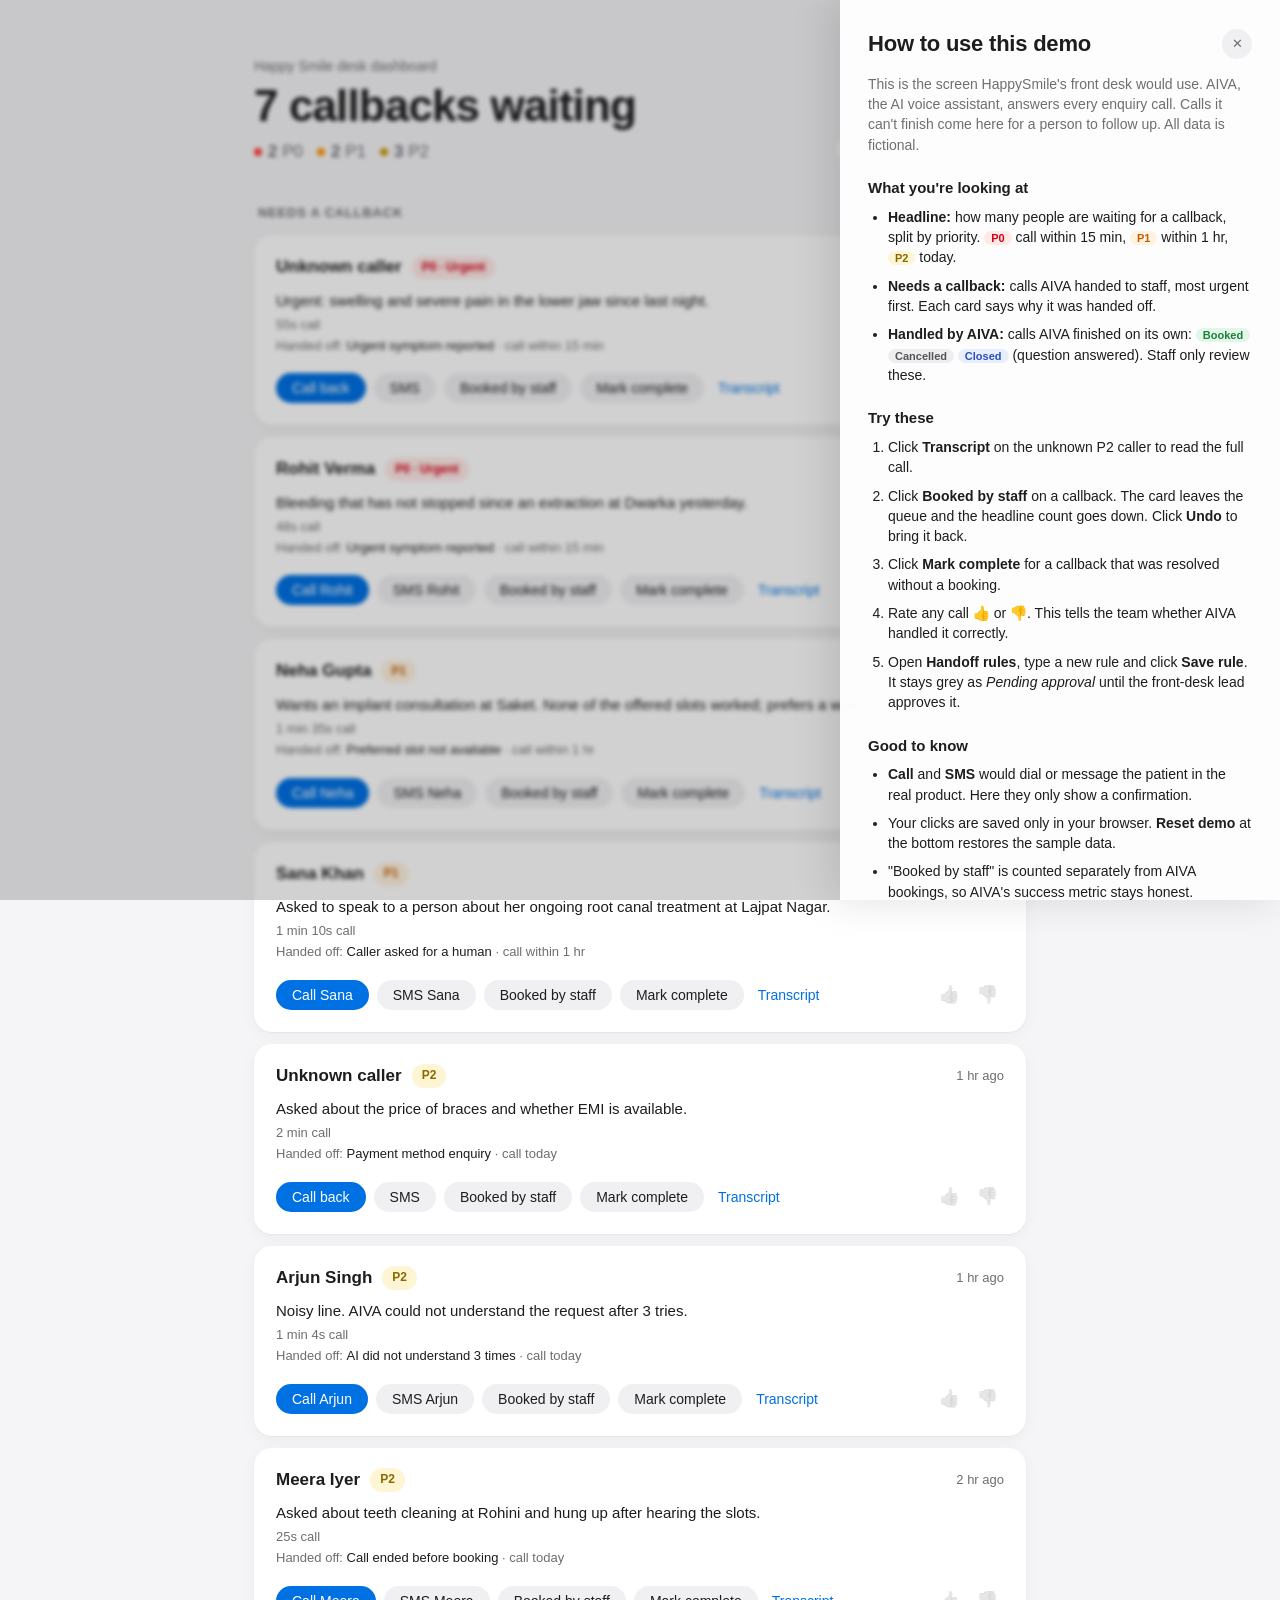
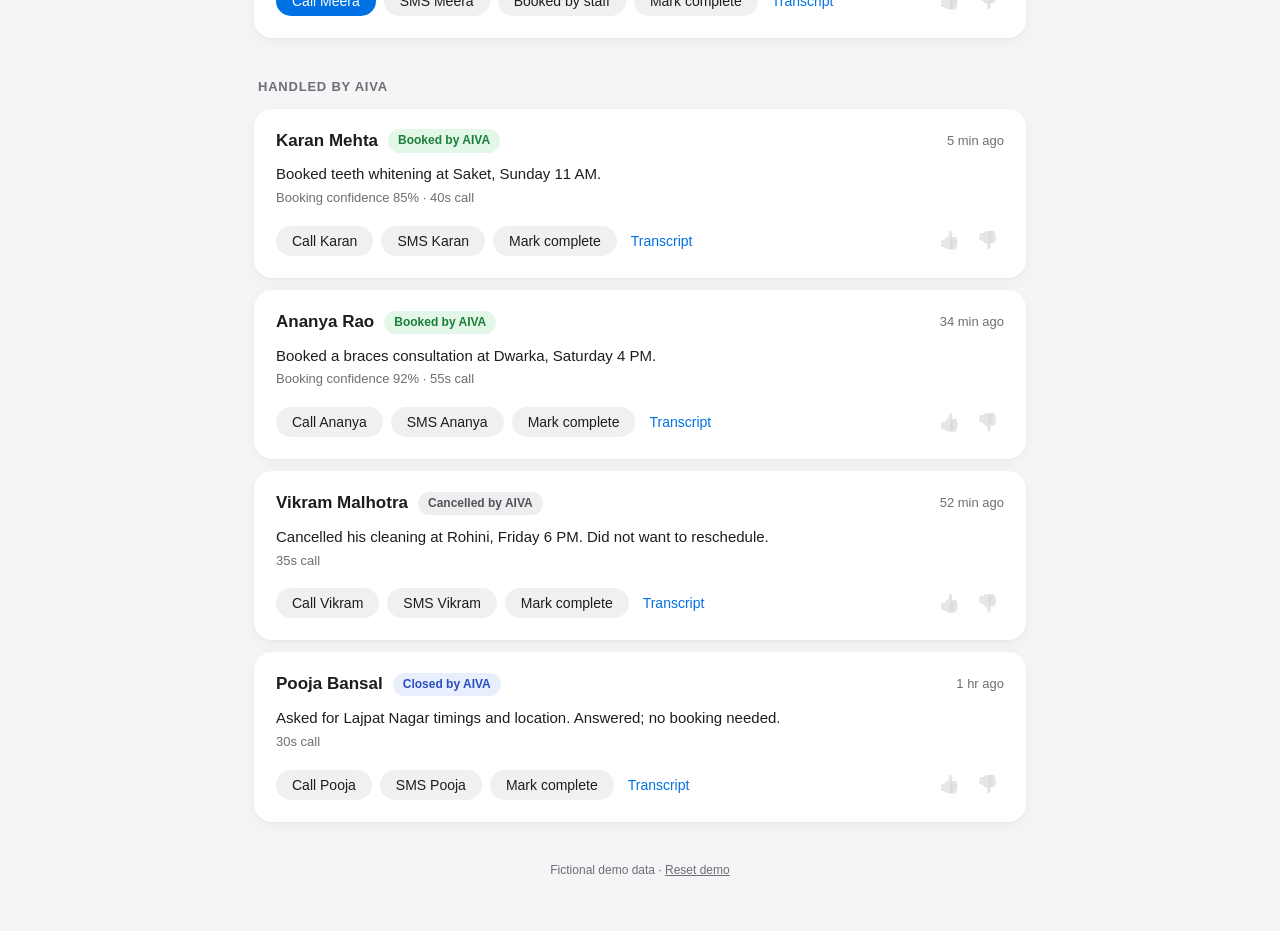
<file: index.html>
<!doctype html>
<html lang="en">
<head>
<meta charset="utf-8">
<meta name="viewport" content="width=device-width, initial-scale=1">
<title>Happy Smile desk dashboard</title>
<link rel="icon" href="data:,">
<link rel="stylesheet" href="desk.css">
</head>
<body>
<main>
  <header class="hero">
    <div>
      <p class="eyebrow">Happy Smile desk dashboard</p>
      <h1 id="headline">7 callbacks waiting</h1>
      <p id="split" class="split"></p>
    </div>
    <div class="hero-btns">
      <button id="openGuide" class="btn ghost">Guide</button>
      <button id="openRules" class="btn ghost">Handoff rules</button>
    </div>
  </header>

  <section>
    <h2>Needs a callback</h2>
    <div id="queue" class="list"></div>
  </section>

  <section>
    <h2>Handled by AIVA</h2>
    <div id="handled" class="list"></div>
  </section>

  <p class="foot">Fictional demo data · <a href="#" id="reset">Reset demo</a></p>
</main>

<div id="scrim" class="scrim" hidden></div>
<aside id="rules" class="sheet" hidden aria-label="Handoff rules">
  <div class="sheet-head">
    <h2>Handoff rules</h2>
    <button id="closeRules" class="icon" aria-label="Close">✕</button>
  </div>
  <p class="muted">AIVA hands a call to the front desk when any rule matches. New rules go live after the front-desk lead approves them.</p>
  <ul id="ruleList" class="rules"></ul>
  <form id="ruleForm" class="add">
    <label for="ruleText">Add a rule</label>
    <input id="ruleText" placeholder="e.g. Caller asks about insurance" autocomplete="off" required>
    <div class="row">
      <select id="rulePri" aria-label="Priority">
        <option value="P0">P0 · call within 15 min</option>
        <option value="P1" selected>P1 · call within 1 hr</option>
        <option value="P2">P2 · call today</option>
      </select>
      <button class="btn primary" type="submit">Save rule</button>
    </div>
  </form>
</aside>

<aside id="guide" class="sheet guide" hidden aria-label="Guide">
  <div class="sheet-head">
    <h2>How to use this demo</h2>
    <button class="icon" data-close aria-label="Close">✕</button>
  </div>
  <p class="muted">This is the screen HappySmile's front desk would use. AIVA, the AI voice assistant, answers every enquiry call. Calls it can't finish come here for a person to follow up. All data is fictional.</p>

  <h3>What you're looking at</h3>
  <ul>
    <li><b>Headline:</b> how many people are waiting for a callback, split by priority. <span class="tag t-P0">P0</span> call within 15 min, <span class="tag t-P1">P1</span> within 1 hr, <span class="tag t-P2">P2</span> today.</li>
    <li><b>Needs a callback:</b> calls AIVA handed to staff, most urgent first. Each card says why it was handed off.</li>
    <li><b>Handled by AIVA:</b> calls AIVA finished on its own: <span class="tag t-booked">Booked</span> <span class="tag t-cancelled">Cancelled</span> <span class="tag t-closed">Closed</span> (question answered). Staff only review these.</li>
  </ul>

  <h3>Try these</h3>
  <ol>
    <li>Click <b>Transcript</b> on the unknown P2 caller to read the full call.</li>
    <li>Click <b>Booked by staff</b> on a callback. The card leaves the queue and the headline count goes down. Click <b>Undo</b> to bring it back.</li>
    <li>Click <b>Mark complete</b> for a callback that was resolved without a booking.</li>
    <li>Rate any call 👍 or 👎. This tells the team whether AIVA handled it correctly.</li>
    <li>Open <b>Handoff rules</b>, type a new rule and click <b>Save rule</b>. It stays grey as <i>Pending approval</i> until the front-desk lead approves it.</li>
  </ol>

  <h3>Good to know</h3>
  <ul>
    <li><b>Call</b> and <b>SMS</b> would dial or message the patient in the real product. Here they only show a confirmation.</li>
    <li>Your clicks are saved only in your browser. <b>Reset demo</b> at the bottom restores the sample data.</li>
    <li>"Booked by staff" is counted separately from AIVA bookings, so AIVA's success metric stays honest.</li>
  </ul>
  <button class="btn primary wide" data-close>Got it</button>
</aside>
<div id="toast" class="toast" hidden><span id="toastMsg"></span><button id="undo">Undo</button></div>
<script src="desk.js"></script>
</body>
</html>
</file>
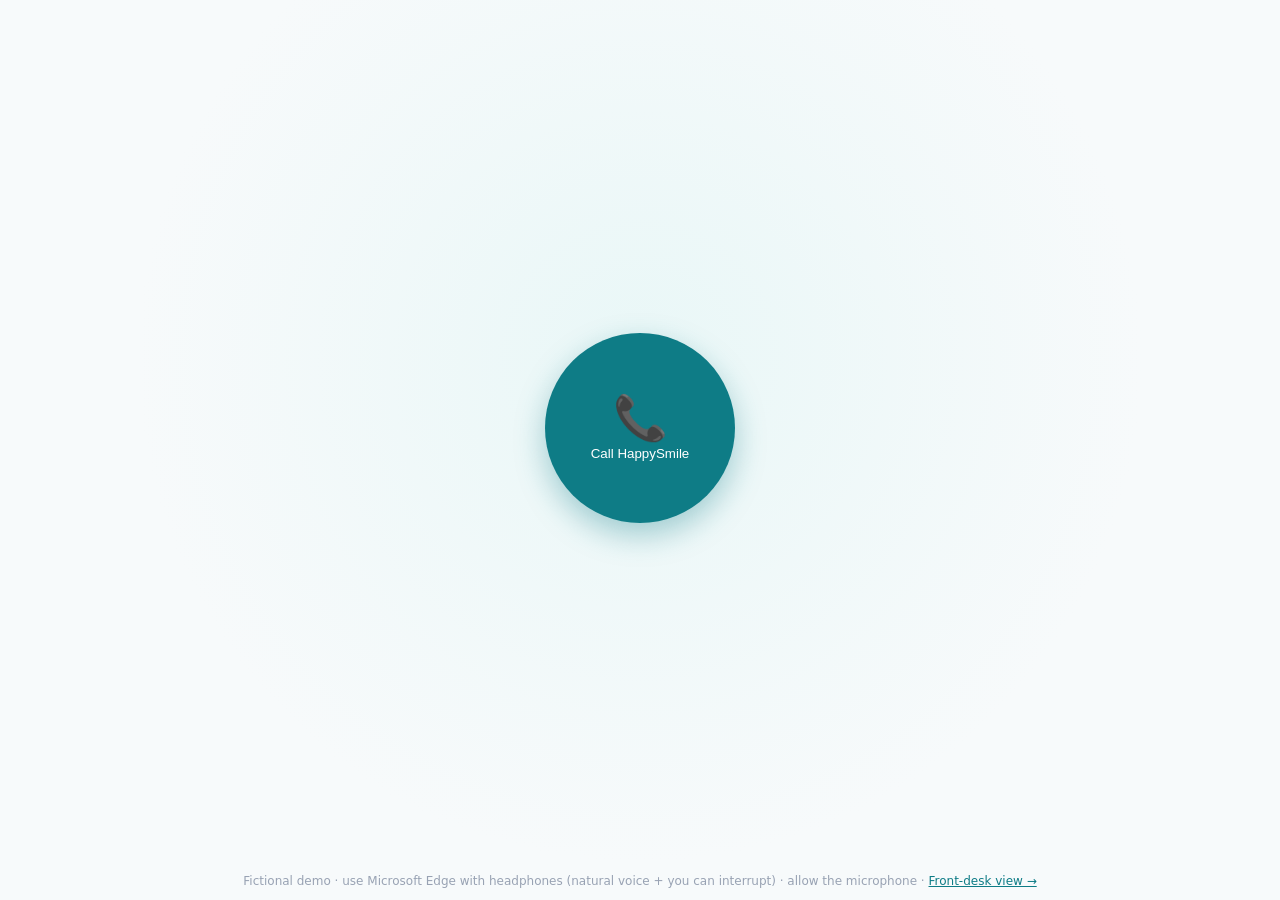
<file: call.html>
<!doctype html>
<html lang="en">
<head>
<meta charset="utf-8"><meta name="viewport" content="width=device-width,initial-scale=1">
<title>Call HappySmile</title>
<link rel="icon" href="data:,">
<style>
  *{box-sizing:border-box}[hidden]{display:none!important}
  html,body{height:100%;margin:0}
  body{font-family:Segoe UI,system-ui,-apple-system,Roboto,sans-serif;background:radial-gradient(circle at 50% 40%,#e9f7f7,#f7fafb 60%);color:#1d2939;
    display:flex;flex-direction:column;align-items:center;justify-content:center;gap:22px}
  #call{width:190px;height:190px;border-radius:50%;border:0;cursor:pointer;color:#fff;font:600 20px/1.3 inherit;
    background:#0e7c86;box-shadow:0 12px 30px rgba(14,124,134,.35);transition:background .2s,transform .1s;display:flex;flex-direction:column;align-items:center;justify-content:center;gap:6px}
  #call:active{transform:scale(.97)}
  #call .ic{font-size:44px;line-height:1}
  #call.live{background:#d92d20;box-shadow:0 12px 30px rgba(217,45,32,.35)}
  #call.speaking{animation:ring 1.6s ease-out infinite}
  #call.listening{animation:ringRed 1.6s ease-out infinite}
  @keyframes ring{0%{box-shadow:0 0 0 0 rgba(14,124,134,.45)}100%{box-shadow:0 0 0 34px rgba(14,124,134,0)}}
  @keyframes ringRed{0%{box-shadow:0 0 0 0 rgba(217,45,32,.4)}100%{box-shadow:0 0 0 34px rgba(217,45,32,0)}}
  #status{min-height:22px;font-size:15px;color:#475467;text-align:center;max-width:90vw}
  #typed{display:flex;gap:6px}#typed input{width:300px;max-width:70vw;padding:10px;border:1px solid #d0d5dd;border-radius:8px;font-size:15px}
  #typed button{padding:10px 14px;border:0;border-radius:8px;background:#0e7c86;color:#fff;font-weight:600;cursor:pointer}
  footer{position:fixed;bottom:12px;font-size:12px;color:#98a2b3;text-align:center;padding:0 12px}footer a{color:#0e7c86}
</style>
</head>
<body>
  <button id="call"><span class="ic">📞</span><span id="label">Call HappySmile</span></button>
  <div id="status"></div>
  <div id="typed" hidden><input id="txt" placeholder="Voice not available here. Type your reply"><button id="send">Send</button></div>
  <footer>Fictional demo · use Microsoft Edge with headphones (natural voice + you can interrupt) · allow the microphone · <a href="dashboard.html">Front-desk view →</a><br><span id="voiceName"></span></footer>
<script src="engine.js"></script>
<script src="store.js"></script>
<script src="app.js"></script>
</body>
</html>
</file>
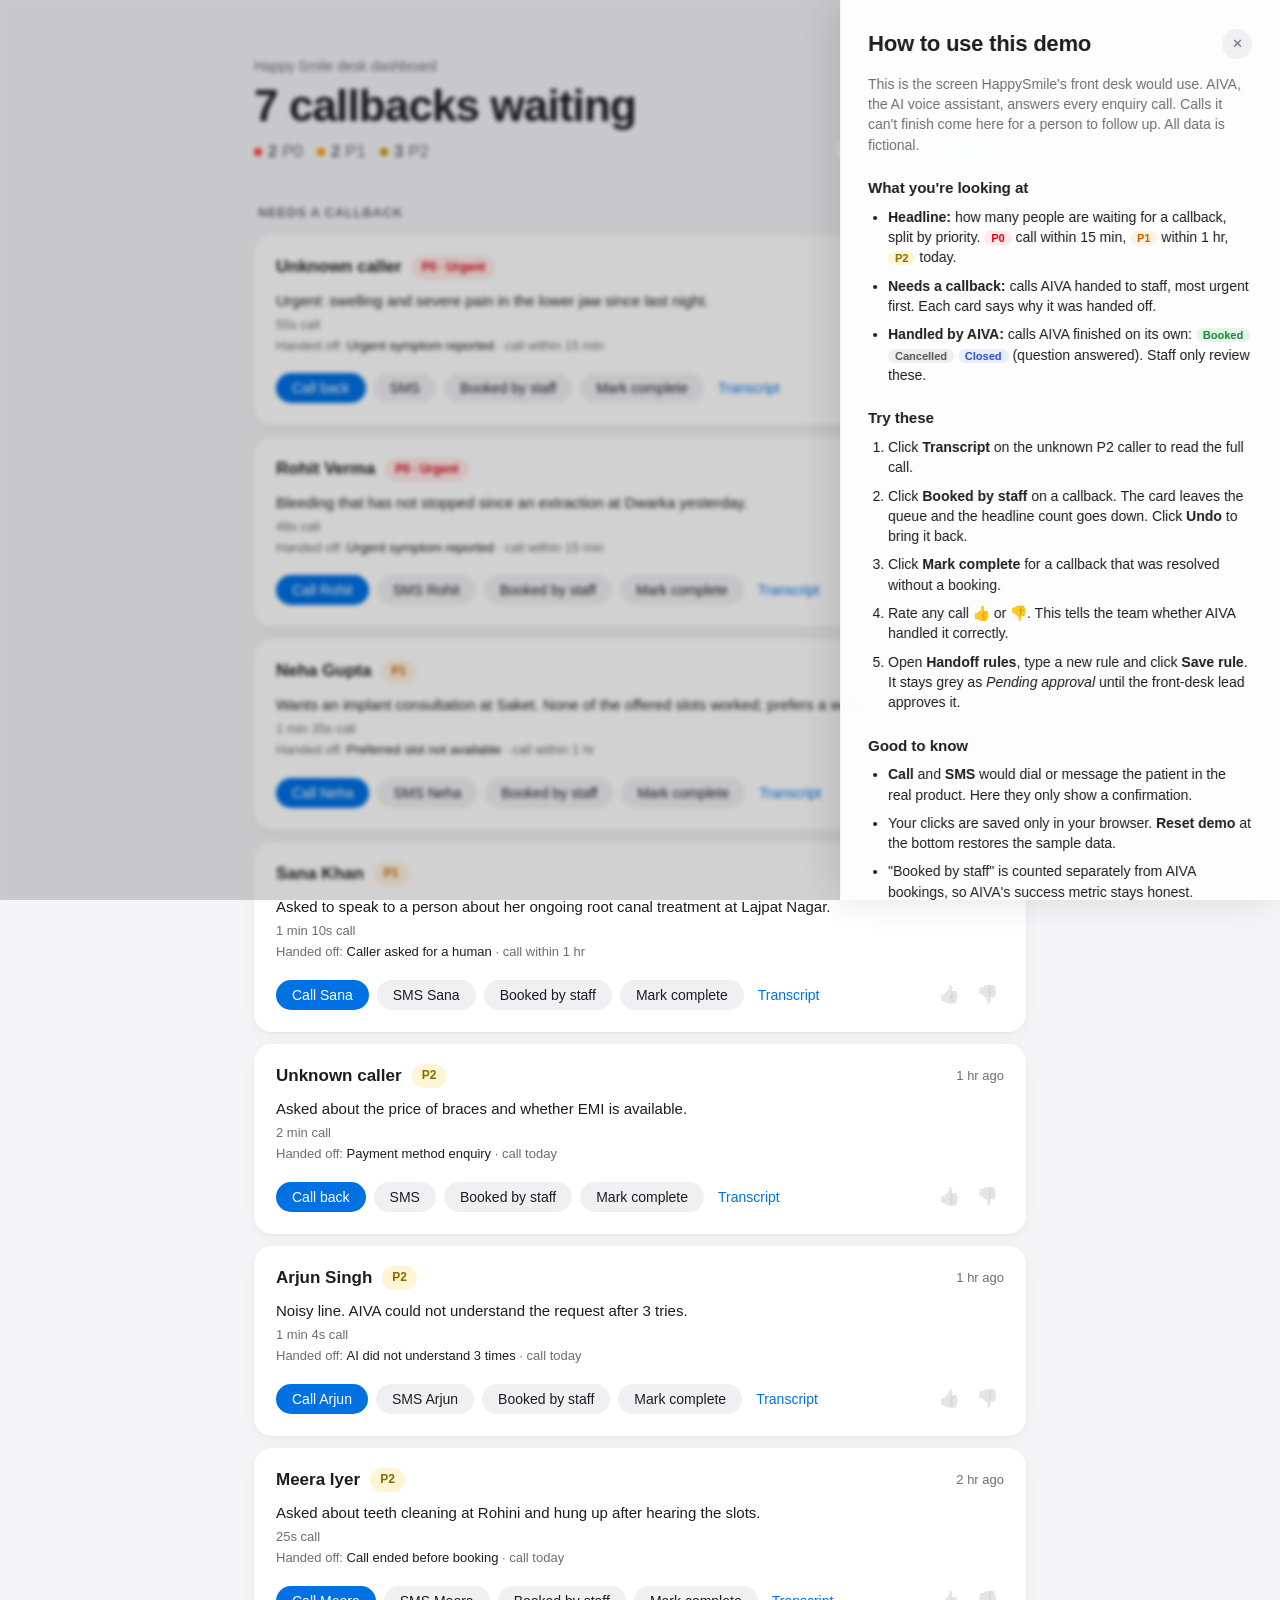
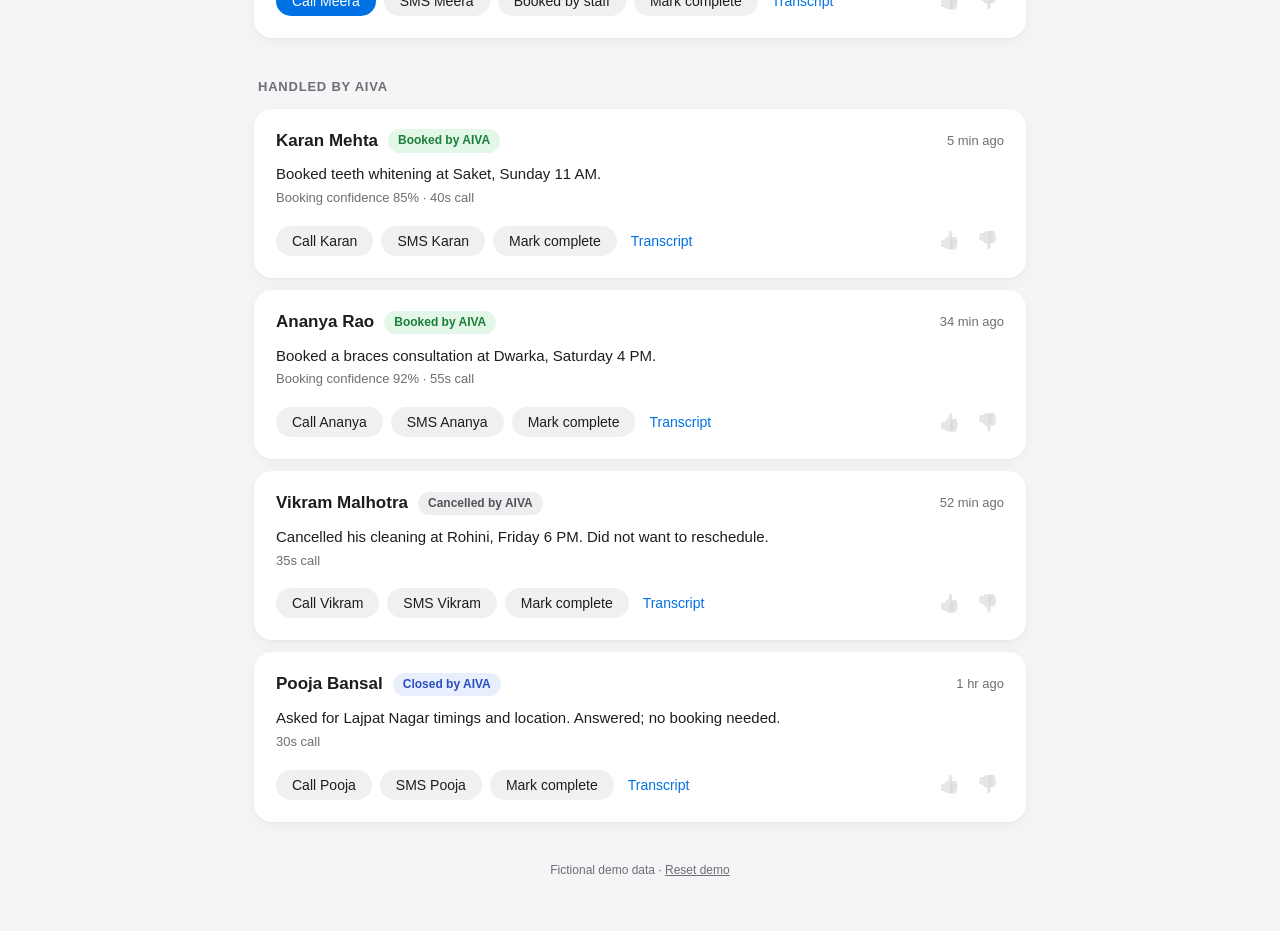
<file: dashboard.html>
<!doctype html><meta charset="utf-8"><meta http-equiv="refresh" content="0; url=./"><link rel="icon" href="data:,"><title>Happy Smile desk dashboard</title><a href="./">Happy Smile desk dashboard</a>
</file>
<file: desk.css>
:root{
  --bg:#f5f5f7; --card:#fff; --ink:#1d1d1f; --muted:#6e6e73; --line:#e5e5ea;
  --blue:#0071e3; --red:#ff3b30; --orange:#ff9500; --yellow:#c99700; --green:#34c759; --grey:#8e8e93; --indigo:#5856d6;
}
*{box-sizing:border-box}
body{margin:0;background:var(--bg);color:var(--ink);font:15px/1.45 -apple-system,BlinkMacSystemFont,"SF Pro Text","Segoe UI",Helvetica,Arial,sans-serif;-webkit-font-smoothing:antialiased}
main{max-width:820px;margin:0 auto;padding:56px 24px 40px}
[hidden]{display:none!important}

.hero{display:flex;justify-content:space-between;align-items:flex-end;gap:16px;margin-bottom:40px}
.eyebrow{margin:0 0 6px;color:var(--muted);font-size:14px;font-weight:500}
h1{margin:0;font:600 44px/1.08 -apple-system,BlinkMacSystemFont,"SF Pro Display","Segoe UI",sans-serif;letter-spacing:-.02em}
.split{margin:10px 0 0;font-size:17px;color:var(--muted);display:flex;gap:14px;flex-wrap:wrap}
.split b{font-weight:600}
.dot{display:inline-block;width:8px;height:8px;border-radius:50%;margin-right:6px;vertical-align:1px}

h2{font-size:13px;font-weight:600;color:var(--muted);text-transform:uppercase;letter-spacing:.06em;margin:0 0 12px 4px}
section{margin-bottom:40px}
.list{display:flex;flex-direction:column;gap:12px}

.card{background:var(--card);border-radius:18px;padding:20px 22px;box-shadow:0 1px 2px rgba(0,0,0,.04),0 4px 16px rgba(0,0,0,.04);transition:opacity .3s,transform .3s}
.card.leaving{opacity:0;transform:scale(.98)}
.top{display:flex;align-items:center;gap:10px;flex-wrap:wrap}
.name{font-size:17px;font-weight:600}
.phone,.ago{color:var(--muted);font-size:13px}
.ago{margin-left:auto}
.tag{font-size:12px;font-weight:600;padding:3px 10px;border-radius:999px}
.t-P0{background:#ffe9e7;color:#d70015}
.t-P1{background:#fff2e0;color:#c25e00}
.t-P2{background:#fdf5d3;color:#8a6a00}
.t-booked{background:#e3f7e8;color:#1b7f3b}
.t-cancelled{background:#eeeef0;color:#545458}
.t-closed{background:#e8eefc;color:#2a4fbf}
.summary{margin:10px 0 4px}
.meta{color:var(--muted);font-size:13px;margin:0}
.reason{color:var(--muted);font-size:13px;margin:2px 0 0}
.reason b{color:var(--ink);font-weight:500}

.actions{display:flex;align-items:center;gap:8px;flex-wrap:wrap;margin-top:16px}
.btn{appearance:none;border:0;border-radius:999px;padding:8px 16px;font-family:inherit;font-size:14px;font-weight:500;line-height:1;cursor:pointer;text-decoration:none;display:inline-flex;align-items:center;gap:6px;transition:background .15s,transform .1s}
.btn:active{transform:scale(.97)}
.btn.primary{background:var(--blue);color:#fff}
.btn.primary:hover{background:#0077ed}
.btn.soft{background:#f0f0f3;color:var(--ink)}
.btn.soft:hover{background:#e6e6ea}
.btn.ghost{background:#fff;color:var(--blue);box-shadow:inset 0 0 0 1px var(--line)}
.btn.link{background:none;color:var(--blue);padding:8px 6px}
.fb{margin-left:auto;display:flex;gap:4px}
.fb button{border:0;background:none;font-size:17px;width:34px;height:34px;border-radius:50%;cursor:pointer;opacity:.45;filter:grayscale(1);transition:all .15s}
.fb button:hover{opacity:.8;background:#f0f0f3}
.fb button.on{opacity:1;filter:none;background:#f0f0f3}

.transcript{margin-top:14px;padding:14px 16px;background:#f7f7f9;border-radius:12px;font-size:14px}
.transcript p{margin:0 0 6px}
.transcript p:last-child{margin:0}
.transcript .who{font-weight:600;margin-right:6px}
.transcript .ai{color:var(--blue)}

.empty{color:var(--muted);text-align:center;padding:28px}
.foot{text-align:center;color:var(--muted);font-size:12px}
.foot a{color:var(--muted)}

.scrim{position:fixed;inset:0;background:rgba(0,0,0,.18);backdrop-filter:blur(2px)}
.sheet{position:fixed;top:0;right:0;height:100%;width:min(440px,100%);background:rgba(255,255,255,.96);backdrop-filter:saturate(180%) blur(20px);box-shadow:-8px 0 40px rgba(0,0,0,.12);padding:28px;overflow:auto;animation:slide .25s ease}
@keyframes slide{from{transform:translateX(30px);opacity:0}}
.sheet-head{display:flex;justify-content:space-between;align-items:center}
.sheet h2{font-size:22px;text-transform:none;letter-spacing:-.01em;color:var(--ink);margin:0}
.icon{border:0;background:#f0f0f3;width:30px;height:30px;border-radius:50%;cursor:pointer;color:var(--muted)}
.muted{color:var(--muted);font-size:14px}
.rules{list-style:none;padding:0;margin:20px 0;border-radius:14px;overflow:hidden;background:#fff;box-shadow:inset 0 0 0 1px var(--line)}
.rules li{display:flex;align-items:center;gap:10px;padding:14px 16px;border-top:1px solid var(--line)}
.rules li:first-child{border-top:0}
.rules .txt{flex:1}
.rules .state{font-size:12px;color:var(--green);font-weight:500}
.rules li.pending{color:#aeaeb2}
.rules li.pending .tag{filter:grayscale(1);opacity:.6}
.rules li.pending .state{color:#aeaeb2}
.add label{display:block;font-weight:600;margin-bottom:8px}
.add input,.add select{font:inherit;border:1px solid var(--line);border-radius:10px;padding:10px 12px;background:#fff;color:var(--ink)}
.add input{width:100%}
.add input:focus,.add select:focus{outline:none;border-color:var(--blue);box-shadow:0 0 0 3px rgba(0,113,227,.15)}
.add .row{display:flex;gap:8px;margin-top:10px}
.add select{flex:1}

.toast{position:fixed;left:50%;bottom:28px;transform:translateX(-50%);background:rgba(29,29,31,.92);color:#fff;padding:10px 12px 10px 18px;border-radius:999px;display:flex;gap:14px;align-items:center;font-size:14px;box-shadow:0 8px 30px rgba(0,0,0,.2)}
.toast button{border:0;background:none;color:#64d2ff;font-family:inherit;font-size:14px;font-weight:600;cursor:pointer}

@media (max-width:600px){h1{font-size:34px}.hero{flex-direction:column;align-items:flex-start}.fb{margin-left:0}}
.hero-btns{display:flex;gap:8px}
.guide h3{font-size:15px;margin:22px 0 8px}
.guide ul,.guide ol{margin:0;padding-left:20px;font-size:14px}
.guide li{margin-bottom:8px}
.guide .tag{font-size:11px;padding:1px 7px}
.btn.wide{width:100%;justify-content:center;margin-top:24px;padding:12px}
</file>
